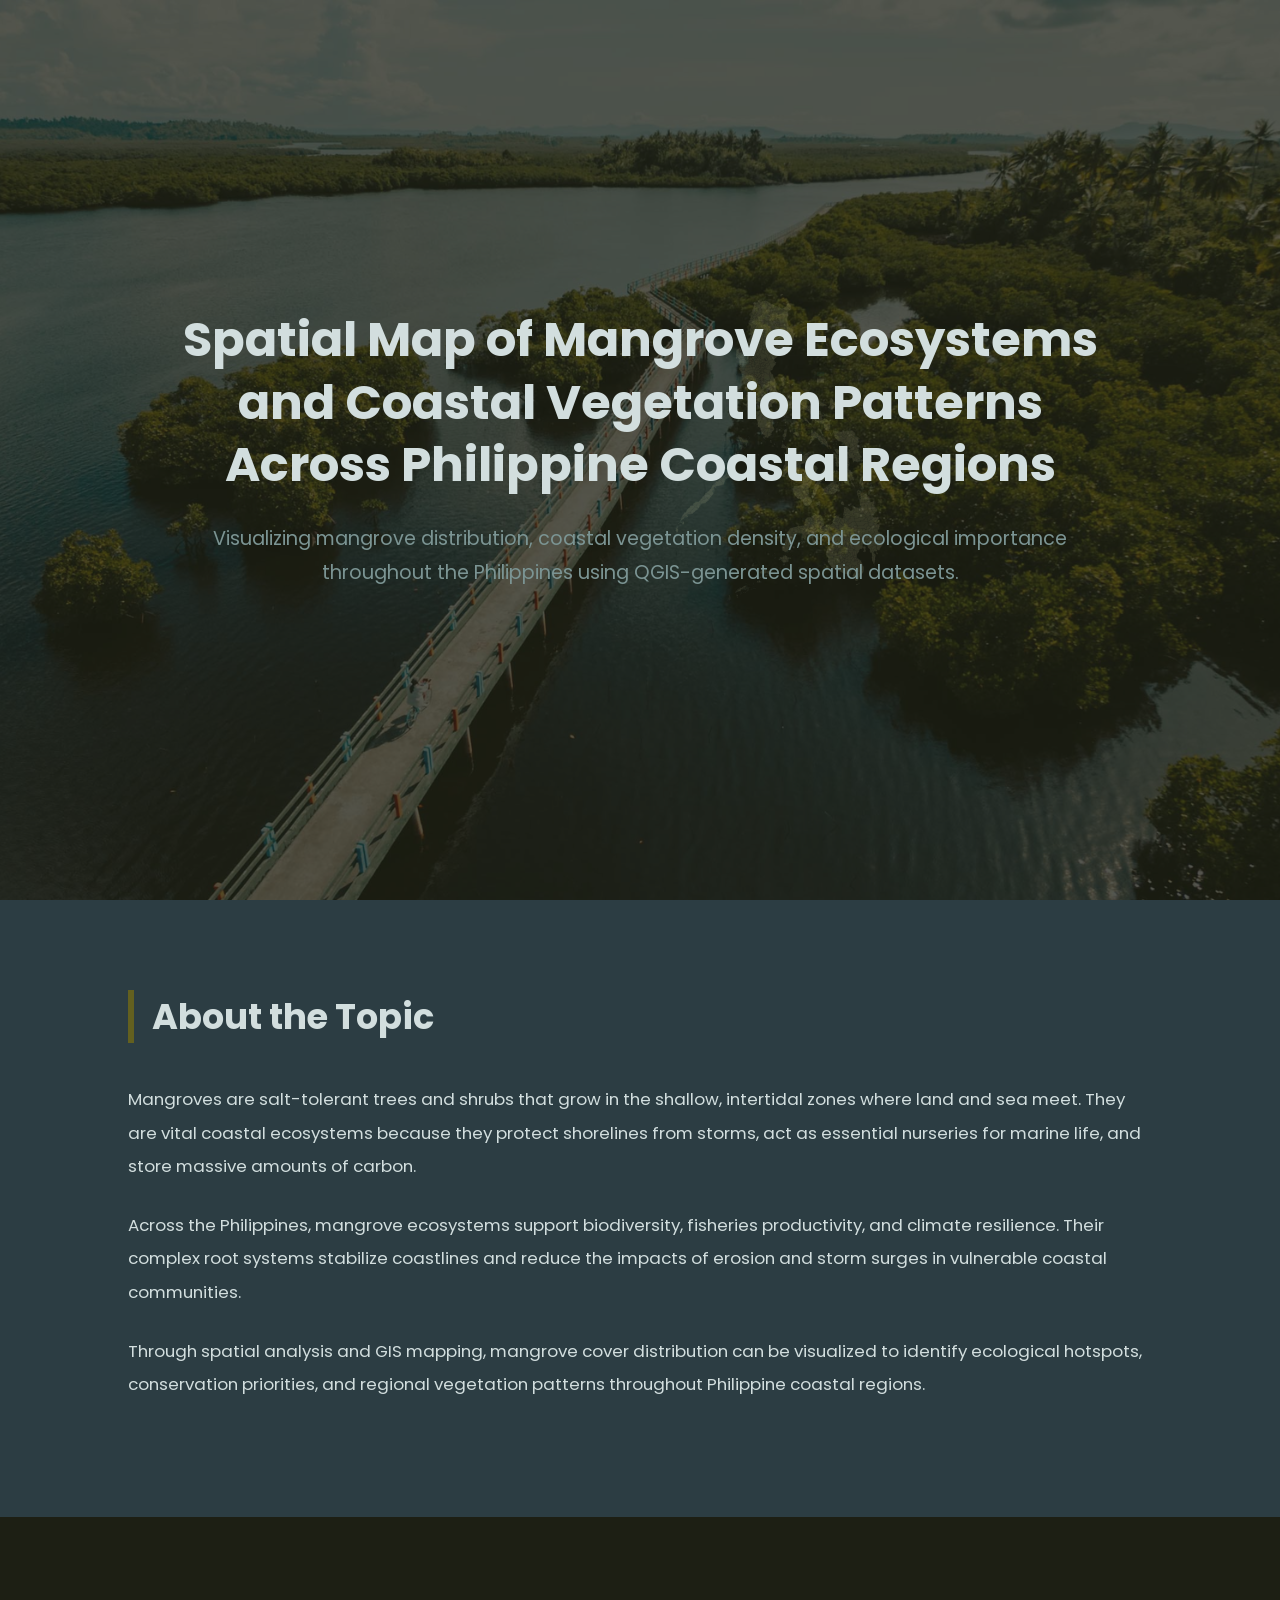
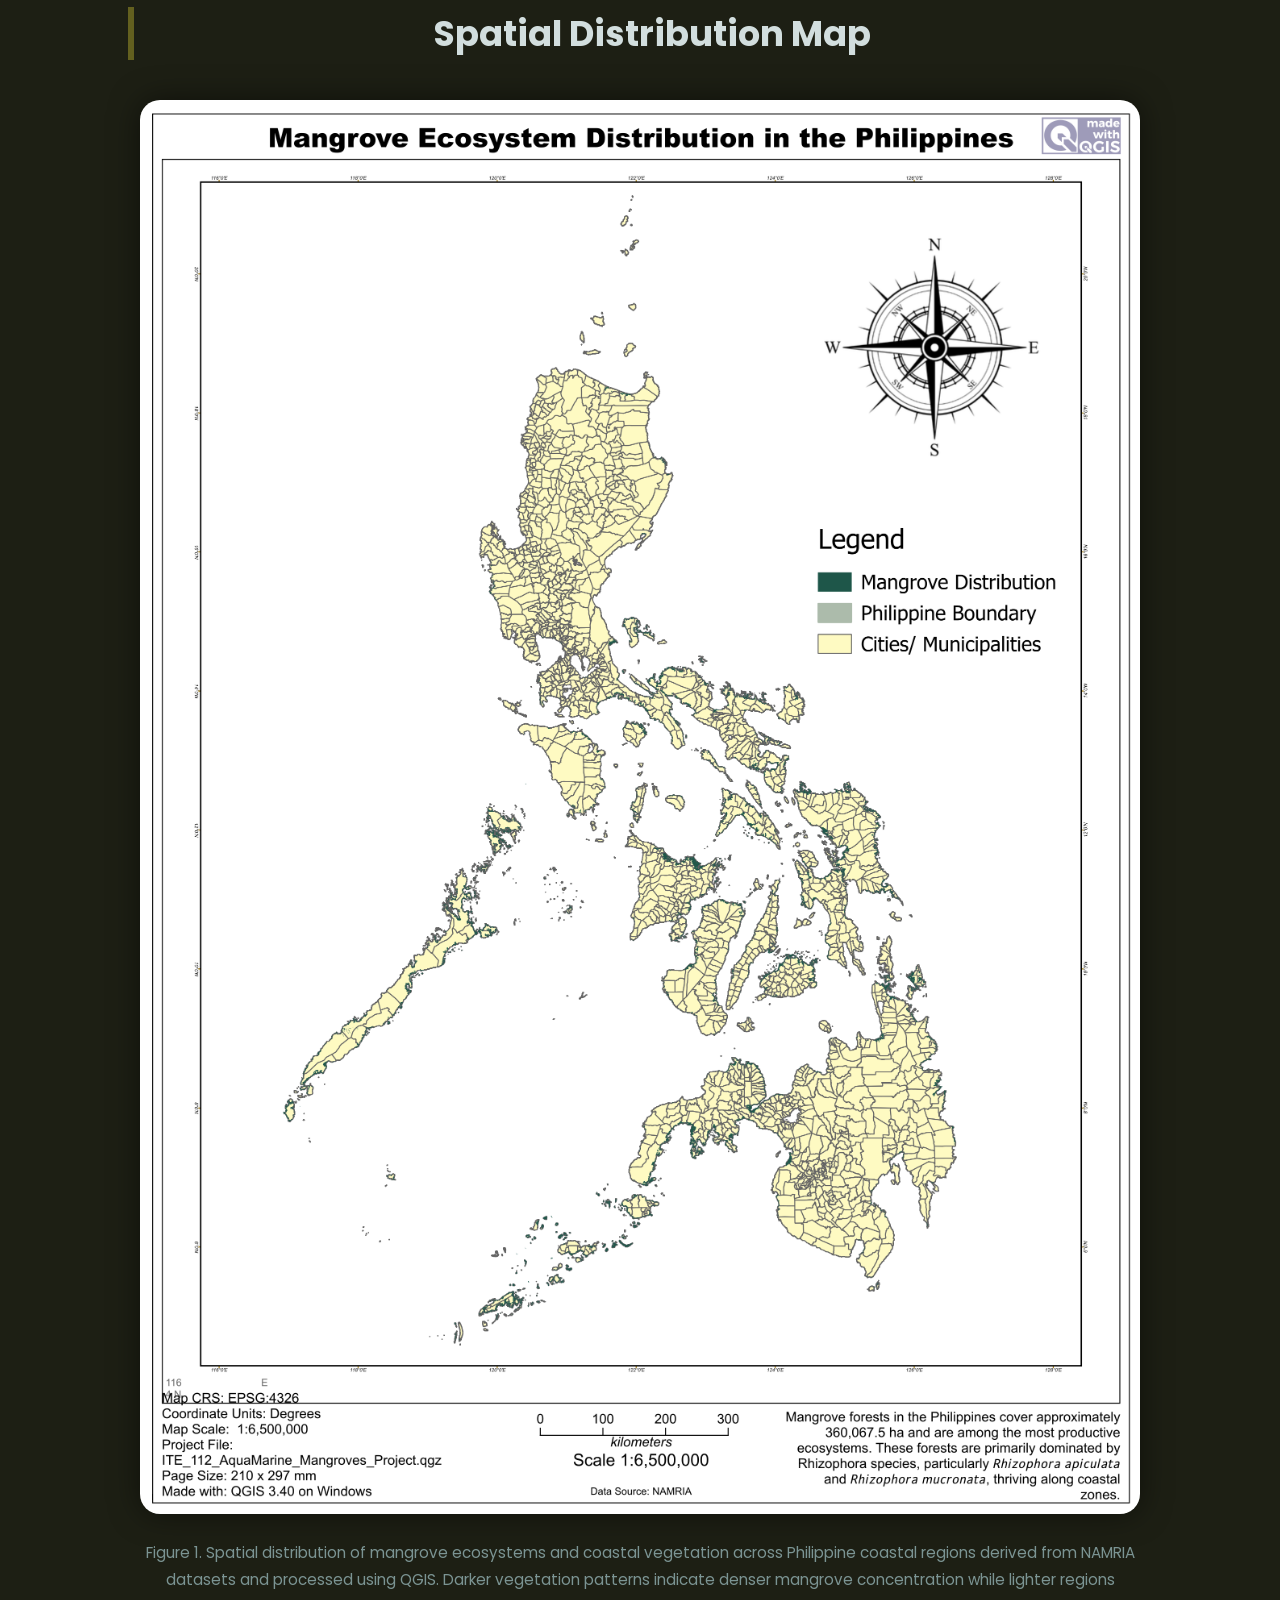
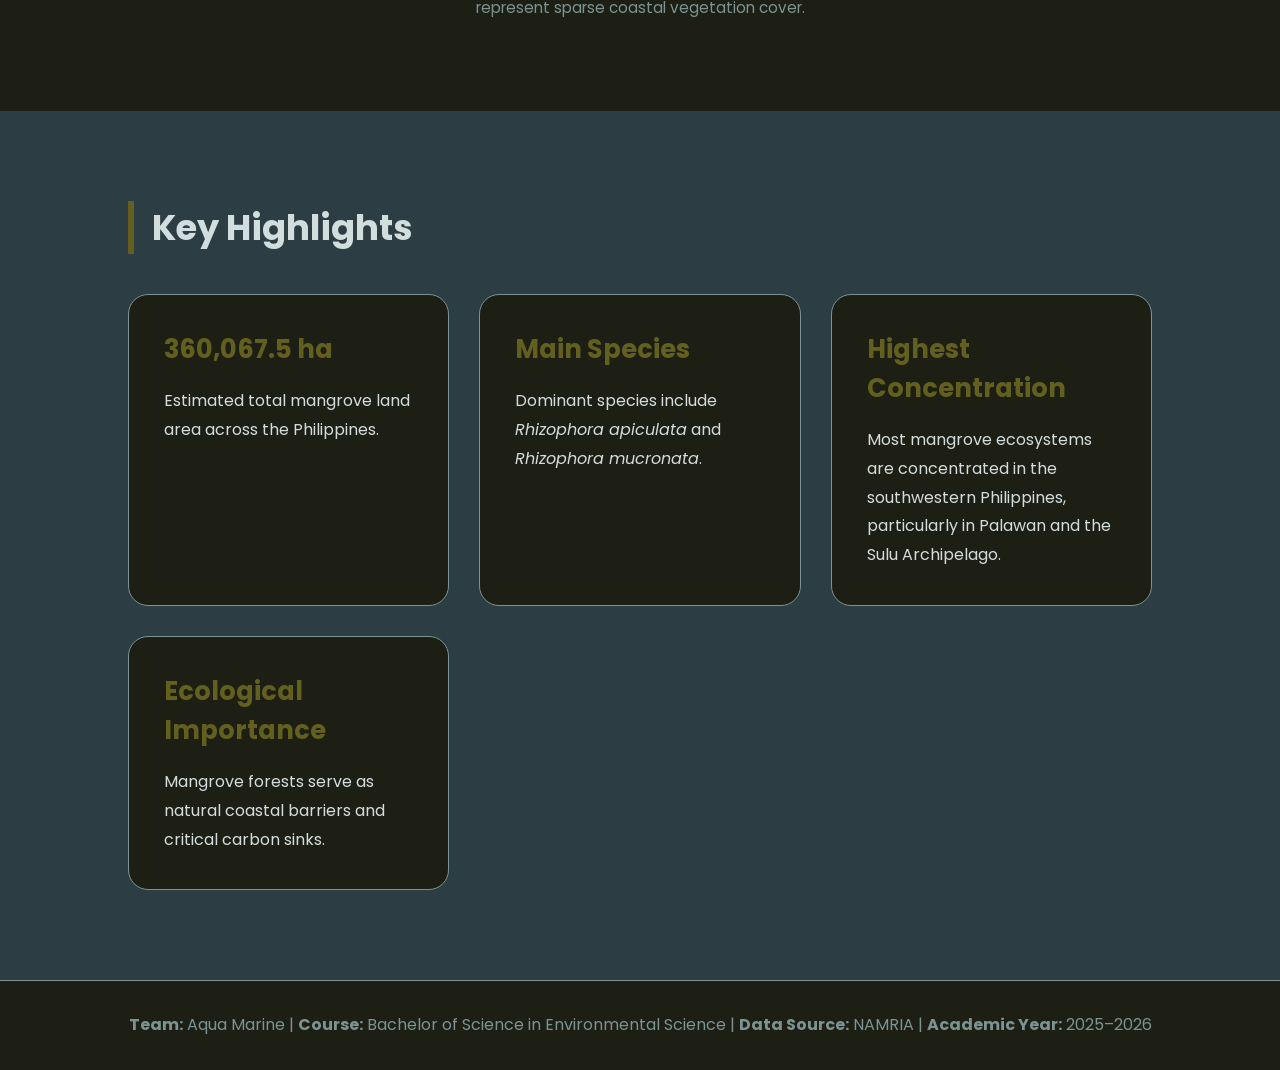
<file: index.html>
<!DOCTYPE html>
<html lang="en">
<head>
    <meta charset="UTF-8">
    <meta name="viewport" content="width=device-width, initial-scale=1.0">
    <title>Mangrove Ecosystems Philippines</title>

    <link rel="stylesheet" href="style.css">

    <link href="https://fonts.googleapis.com/css2?family=Poppins:wght@300;400;500;600;700&display=swap" rel="stylesheet">
</head>

<body>

    <!-- HERO SECTION -->
    <section class="hero">

        <div class="overlay"></div>

        <img src="Mangrove_plain_nobackground.png" class="philippines-design">

        <div class="hero-content">

            <h1>
                Spatial Map of Mangrove Ecosystems and Coastal Vegetation Patterns Across Philippine Coastal Regions
            </h1>

            <p class="subtitle">
                Visualizing mangrove distribution, coastal vegetation density,
                and ecological importance throughout the Philippines using QGIS-generated spatial datasets.
            </p>

        </div>

    </section>

    <!-- ABOUT SECTION -->
    <section class="about">

        <h2>About the Topic</h2>

        <div class="about-container">

            <p>
                Mangroves are salt-tolerant trees and shrubs that grow in the shallow,
                intertidal zones where land and sea meet. They are vital coastal ecosystems
                because they protect shorelines from storms, act as essential nurseries for
                marine life, and store massive amounts of carbon.
            </p>

            <p>
                Across the Philippines, mangrove ecosystems support biodiversity,
                fisheries productivity, and climate resilience. Their complex root systems
                stabilize coastlines and reduce the impacts of erosion and storm surges
                in vulnerable coastal communities.
            </p>

            <p>
                Through spatial analysis and GIS mapping, mangrove cover distribution
                can be visualized to identify ecological hotspots, conservation priorities,
                and regional vegetation patterns throughout Philippine coastal regions.
            </p>

        </div>

    </section>

    <!-- MAP SECTION -->
    <section class="map-section">

        <h2>Spatial Distribution Map</h2>

        <div class="map-container">

            <img src="AquaMarine_Map.png" alt="Mangrove Map">

        </div>

        <p class="map-caption">
            Figure 1. Spatial distribution of mangrove ecosystems and coastal vegetation
            across Philippine coastal regions derived from NAMRIA datasets and processed using QGIS.
            Darker vegetation patterns indicate denser mangrove concentration while lighter
            regions represent sparse coastal vegetation cover.
        </p>

    </section>

    <!-- KEY HIGHLIGHTS -->
    <section class="highlights">

        <h2>Key Highlights</h2>

        <div class="cards">

            <div class="card">
                <h3>360,067.5 ha</h3>
                <p>
                    Estimated total mangrove land area across the Philippines.
                </p>
            </div>

            <div class="card">
                <h3>Main Species</h3>
                <p>
                    Dominant species include
                    <i>Rhizophora apiculata</i> and
                    <i>Rhizophora mucronata</i>.
                </p>
            </div>

            <div class="card">
                <h3>Highest Concentration</h3>
                <p>
                    Most mangrove ecosystems are concentrated in the southwestern Philippines,
                    particularly in Palawan and the Sulu Archipelago.
                </p>
            </div>

            <div class="card">
                <h3>Ecological Importance</h3>
                <p>
                    Mangrove forests serve as natural coastal barriers and critical carbon sinks.
                </p>
            </div>

        </div>

    </section>

    <!-- FOOTER -->
    <footer>

        <p>
            <strong>Team:</strong> Aqua Marine |
            <strong>Course:</strong> Bachelor of Science in Environmental Science |
            <strong>Data Source:</strong> NAMRIA |
            <strong>Academic Year:</strong> 2025–2026
        </p>

    </footer>

</body>
</html>
</file>
<file: style.css>
*{
    margin:0;
    padding:0;
    box-sizing:border-box;
}

body{
    font-family:'Poppins', sans-serif;
    background:#1d1f14;
    color:#d2dede;
    overflow-x:hidden;
}

/* HERO */

.hero{
    position:relative;
    height:100vh;
    background-image:url('Mangrove_delCarmen.png');
    background-size:cover;
    background-position:center;
    display:flex;
    justify-content:center;
    align-items:center;
    text-align:center;
}

.overlay{
    position:absolute;
    width:100%;
    height:100%;
    background:rgba(29,31,20,0.75);
}

.philippines-design{
    position:absolute;
    width:500px;
    opacity:0.12;
    z-index:1;
}

.hero-content{
    position:relative;
    z-index:2;
    max-width:1000px;
    padding:20px;
}

.hero h1{
    font-size:3rem;
    color:#d2dede;
    margin-bottom:25px;
    line-height:1.3;
}

.subtitle{
    font-size:1.2rem;
    color:#7b9493;
    line-height:1.8;
}

/* SECTIONS */

section{
    padding:90px 10%;
}

h2{
    font-size:2.2rem;
    margin-bottom:40px;
    color:#d2dede;
    border-left:6px solid #63601f;
    padding-left:18px;
}

.about{
    background:#2c3d43;
}

.about-container p{
    margin-bottom:25px;
    line-height:2;
    font-size:1.05rem;
    color:#d2dede;
}

/* MAP SECTION */

.map-section{
    background:#1d1f14;
    text-align:center;
}

.map-container{
    margin:auto;
    max-width:1000px;
    border-radius:20px;
    overflow:hidden;
    box-shadow:0 0 30px rgba(0,0,0,0.5);
}

.map-container img{
    width:100%;
    display:block;
}

.map-caption{
    margin-top:25px;
    color:#7b9493;
    line-height:1.8;
    font-size:0.95rem;
}

/* HIGHLIGHTS */

.highlights{
    background:#2c3d43;
}

.cards{
    display:grid;
    grid-template-columns:repeat(auto-fit, minmax(240px,1fr));
    gap:30px;
}

.card{
    background:#1d1f14;
    padding:35px;
    border-radius:20px;
    transition:0.3s;
    border:1px solid #7b9493;
}

.card:hover{
    transform:translateY(-8px);
}

.card h3{
    color:#63601f;
    margin-bottom:18px;
    font-size:1.6rem;
}

.card p{
    line-height:1.8;
    color:#d2dede;
}

/* FOOTER */

footer{
    background:#1d1f14;
    text-align:center;
    padding:30px;
    border-top:1px solid #7b9493;
}

footer p{
    color:#7b9493;
    line-height:1.8;
}

/* RESPONSIVE */

@media(max-width:768px){

    .hero h1{
        font-size:2rem;
    }

    .subtitle{
        font-size:1rem;
    }

    .philippines-design{
        width:300px;
    }

    section{
        padding:70px 8%;
    }

}
</file>
